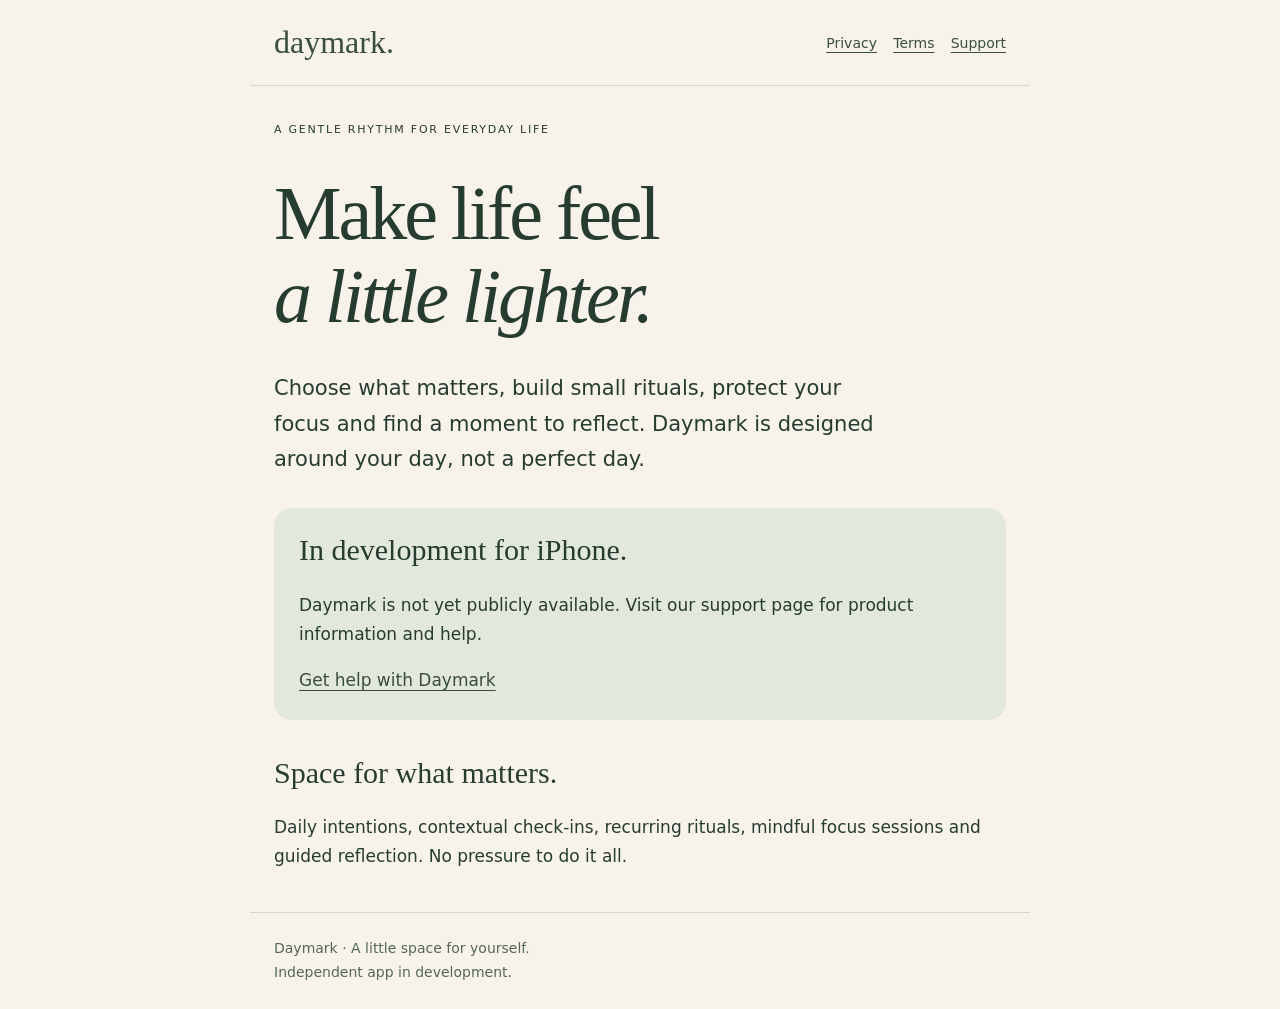
<file: index.html>
<!doctype html><html lang="en"><head><meta charset="utf-8"><meta name="viewport" content="width=device-width,initial-scale=1"><title>A little space for yourself | Daymark</title><meta name="description" content="Daymark, a personal companion for intentional living."><link rel="stylesheet" href="style.css"></head><body><nav><a class="brand" href="./">daymark.</a><div><a href="privacy.html">Privacy</a> &nbsp; <a href="terms.html">Terms</a> &nbsp; <a href="support.html">Support</a></div></nav><main><p class="eyebrow">A gentle rhythm for everyday life</p><h1>Make life feel<br><i>a little lighter.</i></h1><p class="lede">Choose what matters, build small rituals, protect your focus and find a moment to reflect. Daymark is designed around your day, not a perfect day.</p><div class="quiet"><h2 style="margin-top:0">In development for iPhone.</h2><p>Daymark is not yet publicly available. Visit our support page for product information and help.</p><a href="support.html">Get help with Daymark</a></div><h2>Space for what matters.</h2><p>Daily intentions, contextual check-ins, recurring rituals, mindful focus sessions and guided reflection. No pressure to do it all.</p></main><footer>Daymark · A little space for yourself.<br>Independent app in development.</footer></body></html>
</file>
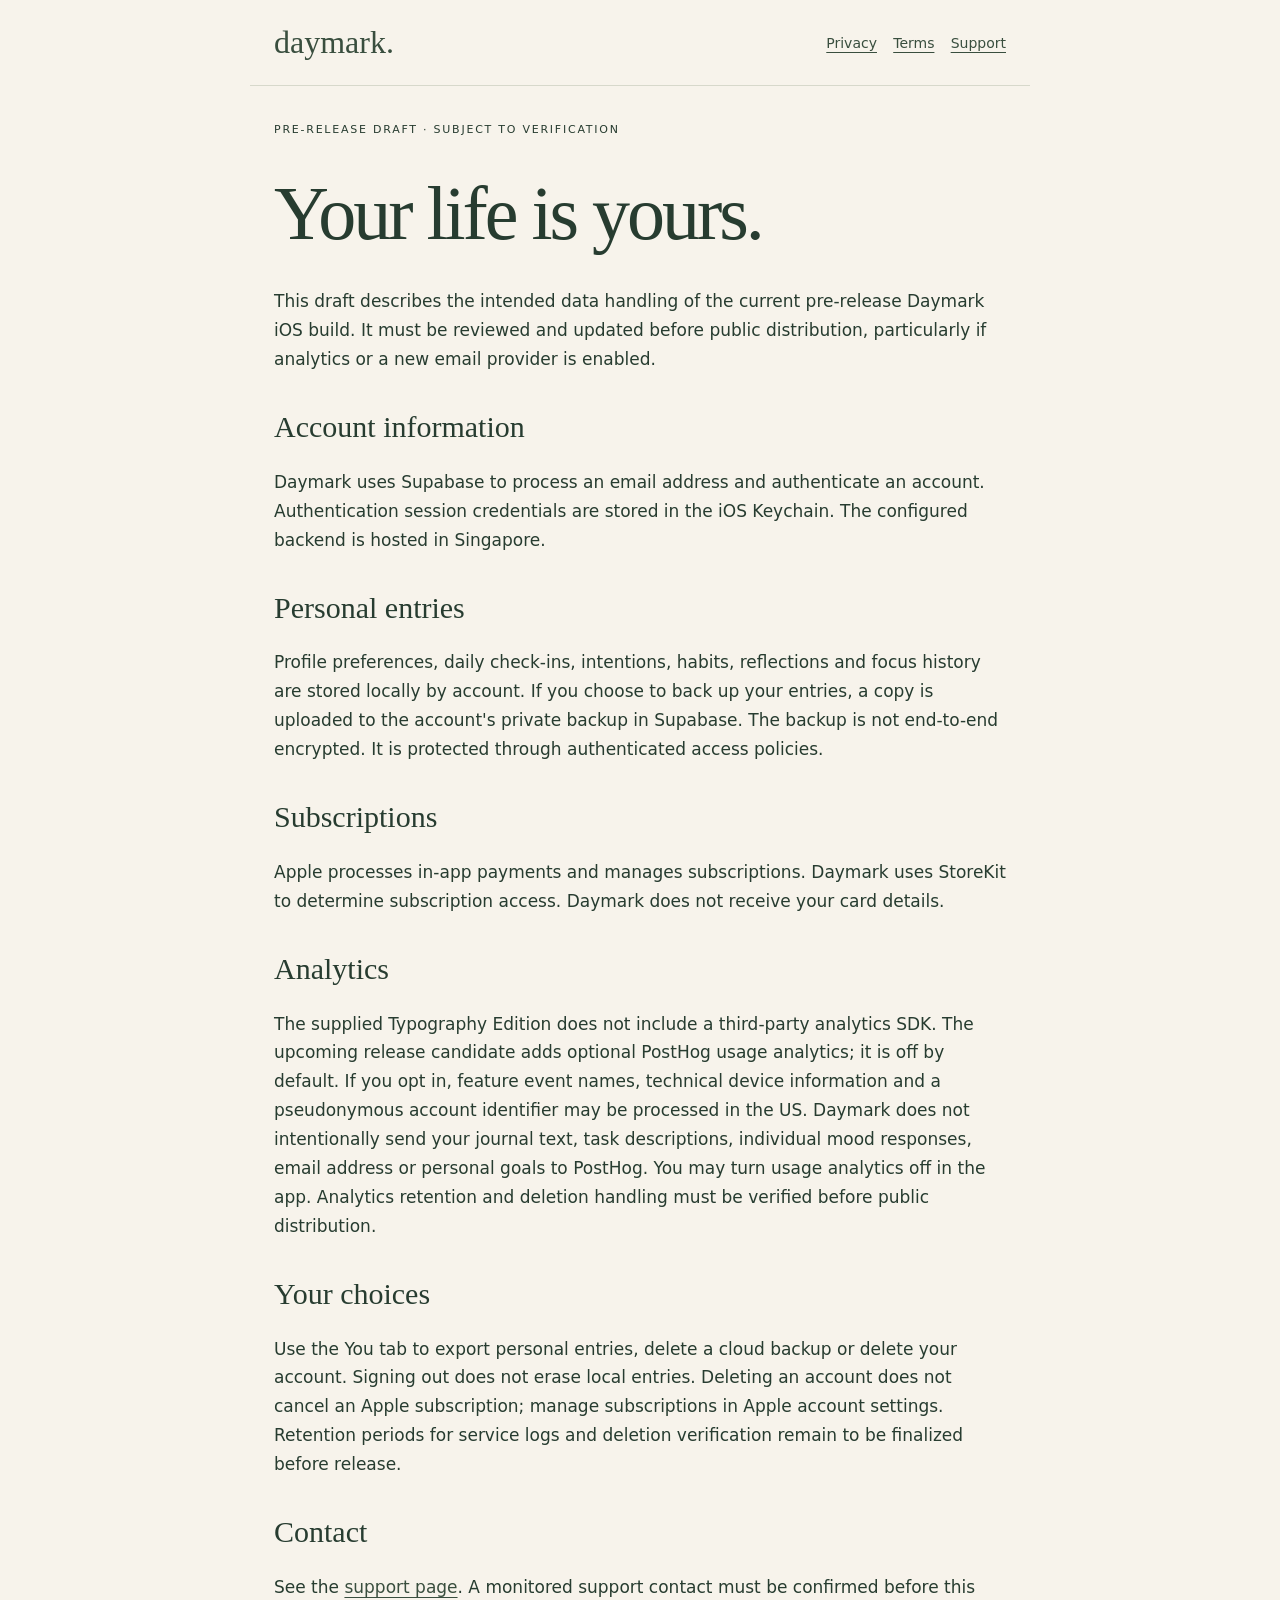
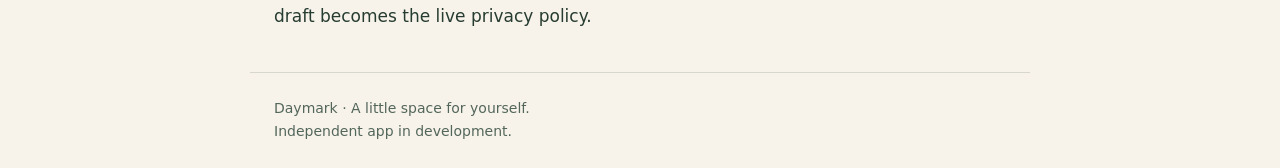
<file: privacy.html>
<!doctype html><html lang="en"><head><meta charset="utf-8"><meta name="viewport" content="width=device-width,initial-scale=1"><title>Privacy policy | Daymark</title><meta name="description" content="Daymark, a personal companion for intentional living."><link rel="stylesheet" href="style.css"></head><body><nav><a class="brand" href="./">daymark.</a><div><a href="privacy.html">Privacy</a> &nbsp; <a href="terms.html">Terms</a> &nbsp; <a href="support.html">Support</a></div></nav><main><p class="eyebrow">Pre-release draft · subject to verification</p><h1>Your life is yours.</h1><p>This draft describes the intended data handling of the current pre-release Daymark iOS build. It must be reviewed and updated before public distribution, particularly if analytics or a new email provider is enabled.</p><h2>Account information</h2><p>Daymark uses Supabase to process an email address and authenticate an account. Authentication session credentials are stored in the iOS Keychain. The configured backend is hosted in Singapore.</p><h2>Personal entries</h2><p>Profile preferences, daily check-ins, intentions, habits, reflections and focus history are stored locally by account. If you choose to back up your entries, a copy is uploaded to the account's private backup in Supabase. The backup is not end-to-end encrypted. It is protected through authenticated access policies.</p><h2>Subscriptions</h2><p>Apple processes in-app payments and manages subscriptions. Daymark uses StoreKit to determine subscription access. Daymark does not receive your card details.</p><h2>Analytics</h2><p>The supplied Typography Edition does not include a third-party analytics SDK. The upcoming release candidate adds optional PostHog usage analytics; it is off by default. If you opt in, feature event names, technical device information and a pseudonymous account identifier may be processed in the US. Daymark does not intentionally send your journal text, task descriptions, individual mood responses, email address or personal goals to PostHog. You may turn usage analytics off in the app. Analytics retention and deletion handling must be verified before public distribution.</p><h2>Your choices</h2><p>Use the You tab to export personal entries, delete a cloud backup or delete your account. Signing out does not erase local entries. Deleting an account does not cancel an Apple subscription; manage subscriptions in Apple account settings. Retention periods for service logs and deletion verification remain to be finalized before release.</p><h2>Contact</h2><p>See the <a href="support.html">support page</a>. A monitored support contact must be confirmed before this draft becomes the live privacy policy.</p></main><footer>Daymark · A little space for yourself.<br>Independent app in development.</footer></body></html>
</file>
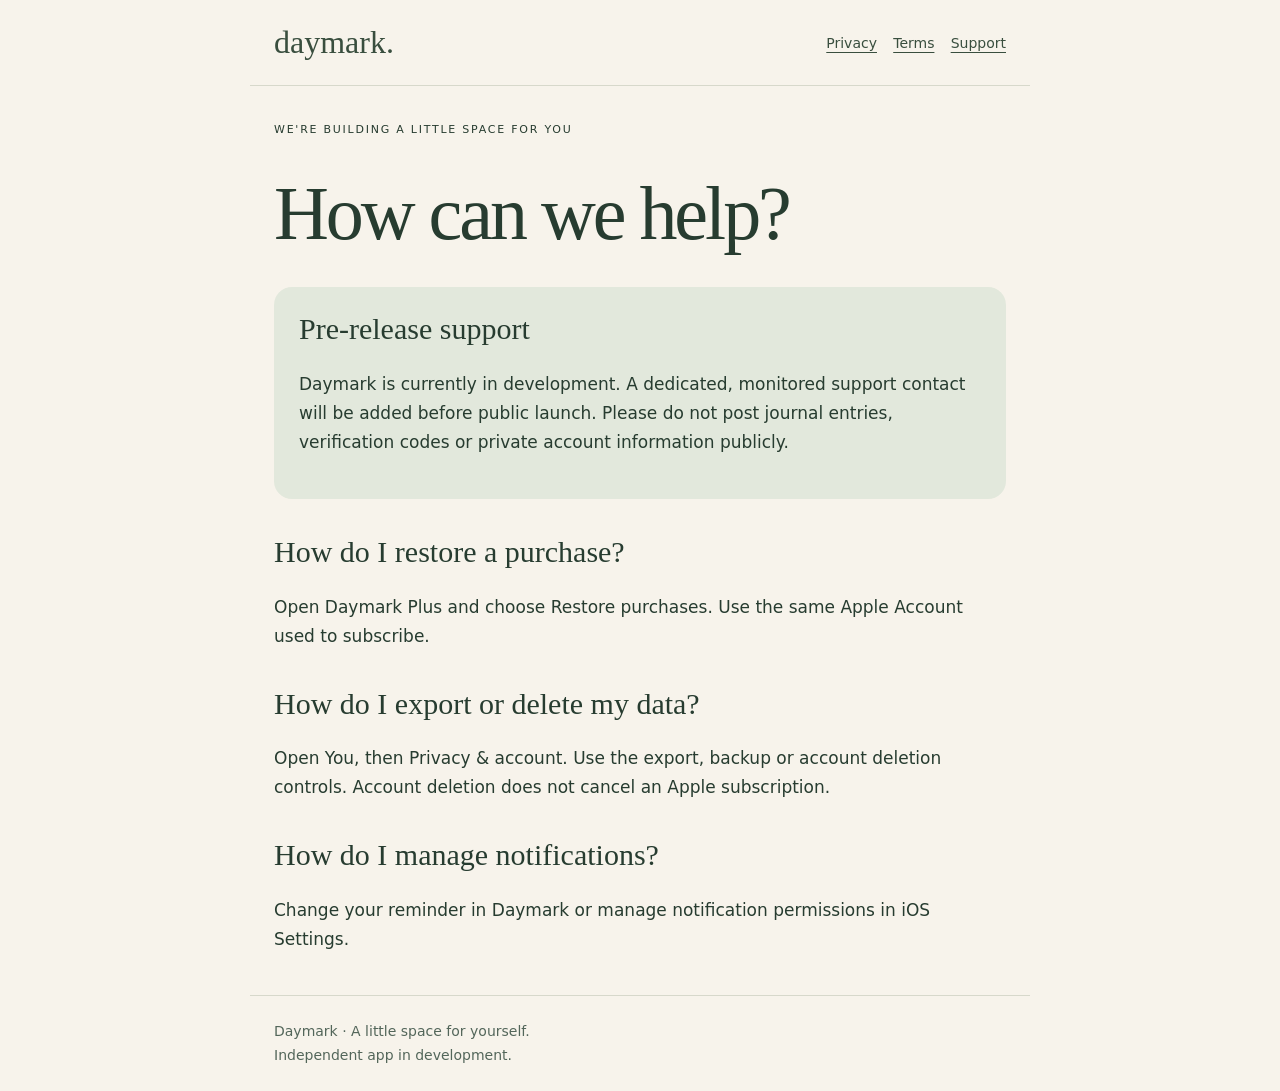
<file: support.html>
<!doctype html><html lang="en"><head><meta charset="utf-8"><meta name="viewport" content="width=device-width,initial-scale=1"><title>Support | Daymark</title><meta name="description" content="Daymark, a personal companion for intentional living."><link rel="stylesheet" href="style.css"></head><body><nav><a class="brand" href="./">daymark.</a><div><a href="privacy.html">Privacy</a> &nbsp; <a href="terms.html">Terms</a> &nbsp; <a href="support.html">Support</a></div></nav><main><p class="eyebrow">We're building a little space for you</p><h1>How can we help?</h1><div class="quiet"><h2 style="margin-top:0">Pre-release support</h2><p>Daymark is currently in development. A dedicated, monitored support contact will be added before public launch. Please do not post journal entries, verification codes or private account information publicly.</p></div><h2>How do I restore a purchase?</h2><p>Open Daymark Plus and choose Restore purchases. Use the same Apple Account used to subscribe.</p><h2>How do I export or delete my data?</h2><p>Open You, then Privacy &amp; account. Use the export, backup or account deletion controls. Account deletion does not cancel an Apple subscription.</p><h2>How do I manage notifications?</h2><p>Change your reminder in Daymark or manage notification permissions in iOS Settings.</p></main><footer>Daymark · A little space for yourself.<br>Independent app in development.</footer></body></html>
</file>
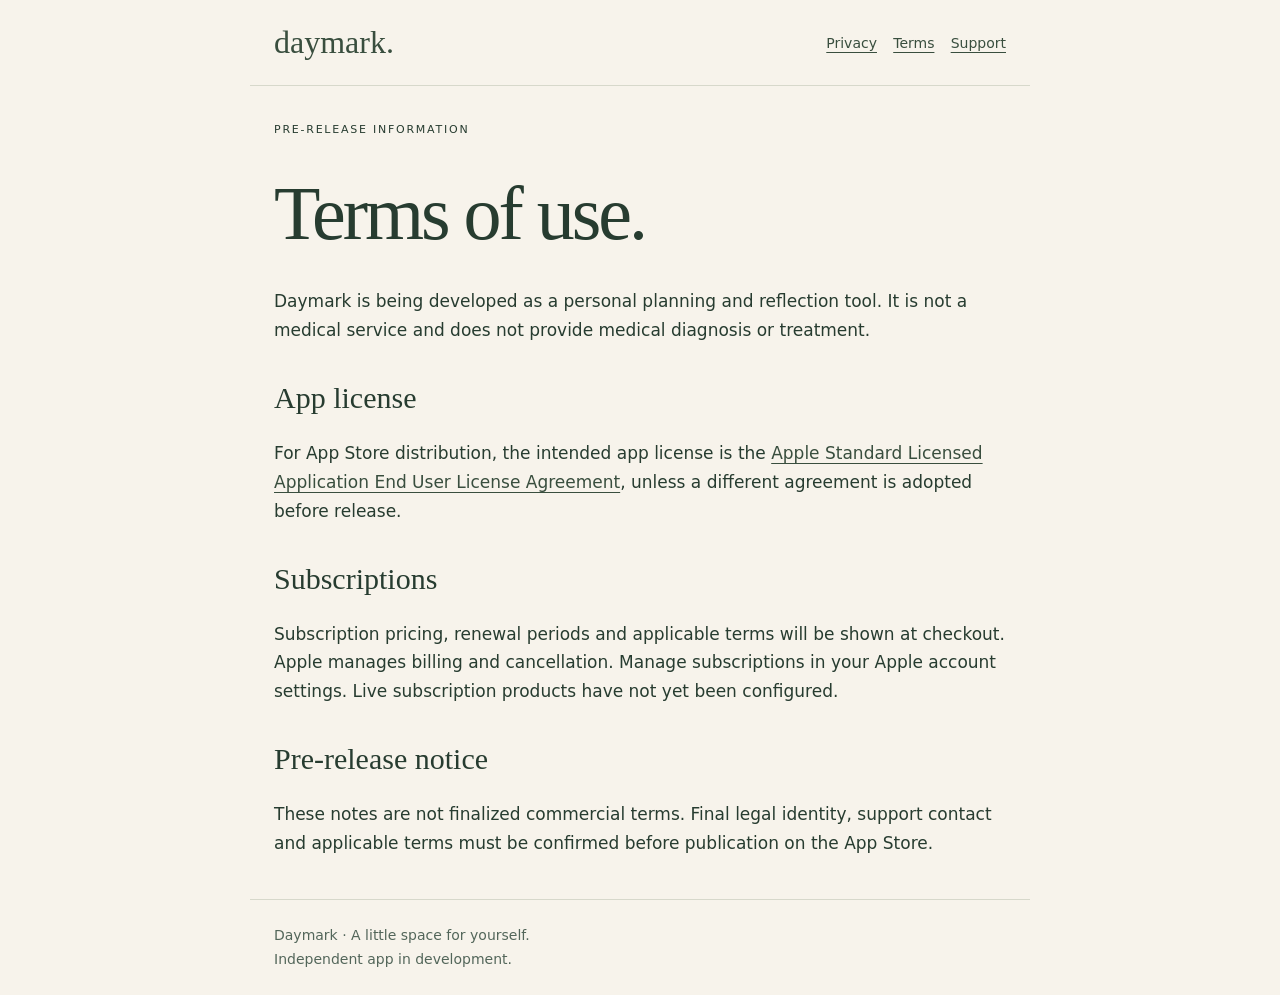
<file: terms.html>
<!doctype html><html lang="en"><head><meta charset="utf-8"><meta name="viewport" content="width=device-width,initial-scale=1"><title>Terms of use | Daymark</title><meta name="description" content="Daymark, a personal companion for intentional living."><link rel="stylesheet" href="style.css"></head><body><nav><a class="brand" href="./">daymark.</a><div><a href="privacy.html">Privacy</a> &nbsp; <a href="terms.html">Terms</a> &nbsp; <a href="support.html">Support</a></div></nav><main><p class="eyebrow">Pre-release information</p><h1>Terms of use.</h1><p>Daymark is being developed as a personal planning and reflection tool. It is not a medical service and does not provide medical diagnosis or treatment.</p><h2>App license</h2><p>For App Store distribution, the intended app license is the <a href="https://www.apple.com/legal/internet-services/itunes/dev/stdeula/">Apple Standard Licensed Application End User License Agreement</a>, unless a different agreement is adopted before release.</p><h2>Subscriptions</h2><p>Subscription pricing, renewal periods and applicable terms will be shown at checkout. Apple manages billing and cancellation. Manage subscriptions in your Apple account settings. Live subscription products have not yet been configured.</p><h2>Pre-release notice</h2><p>These notes are not finalized commercial terms. Final legal identity, support contact and applicable terms must be confirmed before publication on the App Store.</p></main><footer>Daymark · A little space for yourself.<br>Independent app in development.</footer></body></html>
</file>
<file: style.css>
*{box-sizing:border-box}body{margin:0;background:#f7f3eb;color:#273c30;font:17px/1.7 "Avenir Next",Avenir,system-ui,sans-serif}main,nav,footer{max-width:780px;margin:auto;padding:24px}nav{display:flex;align-items:center;justify-content:space-between;flex-wrap:wrap;gap:14px;border-bottom:1px solid #d7d8cb}nav a{font-size:14px}a{color:#394e3e;text-underline-offset:4px}nav .brand{font:32px Baskerville,Georgia,serif;text-decoration:none}h1,h2{font-family:Baskerville,Georgia,serif;font-weight:400;line-height:1.1}h1{font-size:clamp(42px,8vw,76px);letter-spacing:-.04em;margin:32px 0}h2{font-size:30px;margin-top:36px}.eyebrow{letter-spacing:.16em;font-size:11px;text-transform:uppercase}.lede{font-size:21px;max-width:600px}.quiet{background:#e2e8dc;border-radius:18px;padding:25px;margin:30px 0}.muted,footer{color:#53665a;font-size:14px}footer{border-top:1px solid #d7d8cb}li{margin:8px 0}
</file>
